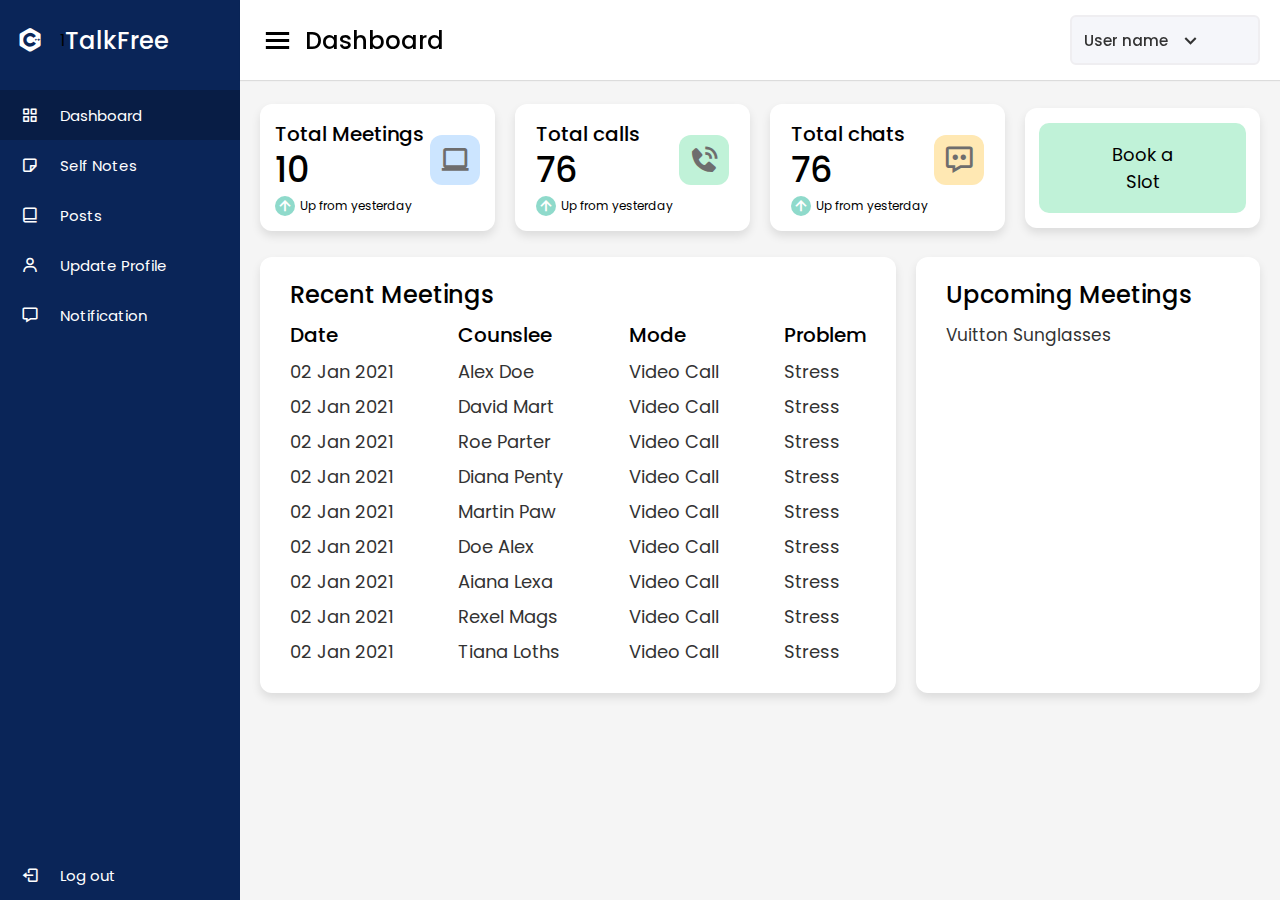
<file: index.html>
<!DOCTYPE html>

<html lang="en" dir="ltr">
  <head>
    <meta charset="UTF-8" />
    <!--<title> Responsiive Admin Dashboard | CodingLab </title>-->
    <link rel="stylesheet" href="user_style.css" />
    <!-- Boxicons CDN Link -->
    <link
      href="https://unpkg.com/boxicons@2.0.7/css/boxicons.min.css"
      rel="stylesheet"
    />
  </head>
  <body>
    <div class="sidebar">
      <div class="logo-details">
        <i class="bx bxl-c-plus-plus"></i>1
        <span class="logo_name">TalkFree</span>
      </div>
      <ul class="nav-links">
        <li>
          <a href="user_dash.html" class="active">
            <i class="bx bx-grid-alt"></i>
            <span class="links_name">Dashboard</span>
          </a>
        </li>
        <!-- <li>
          <a href="#">
            <i class='bx bx-box' ></i>
            <span class="links_name">Product</span>
          </a>
        </li> -->
        <li>
          <a href="user_notes.html">
            <i class='bx bx-note style='color:rgba(0,0,0,0)'></i>
            <span class="links_name">Self Notes</span>
          </a>
        </li>
        <li>
          <a href="posts.html">
            <i class='bx bx-book-alt' ></i>
            <span class="links_name">Posts</span>
          </a>
        </li>
        <li>
          <a href="update.html">
            <i class="bx bx-user"></i>
            <span class="links_name">Update Profile</span>
          </a>
        </li>
        <li>
          <a href="#">
            <i class="bx bx-message"></i>
            <span class="links_name">Notification</span>
          </a>
        </li>

        <li class="log_out">
          <a href="#">
            <i class="bx bx-log-out"></i>
            <span class="links_name">Log out</span>
          </a>
        </li>
      </ul>
    </div>

    <section class="home-section">
      <nav>
        <div class="sidebar-button">
          <i class="bx bx-menu sidebarBtn"></i>
          <span class="dashboard">Dashboard</span>
        </div>
        <!-- <div class="search-box">
        <input type="text" placeholder="Search...">
        <i class='bx bx-search' ></i>
      </div> -->
        <div class="profile-details">
          <!--<img src="images/profile.jpg" alt="">-->
          <span class="admin_name">User name</span>
          <i class="bx bx-chevron-down"></i>
        </div>
      </nav>

      <div class="home-content">
        <div class="overview-boxes">
          <div class="box">
            <div class="right-side">
              <div class="box-topic">Total Meetings</div>
              <div class="number">10</div>
              <div class="indicator">
                <i class="bx bx-up-arrow-alt"></i>
                <span class="text">Up from yesterday</span>
              </div>
            </div>
            <i class="bx bx-laptop cart" style="color: #6e6d6d"></i>
          </div>
          <div class="box">
            <div class="right-side">
              <div class="box-topic">Total calls</div>
              <div class="number">76</div>
              <div class="indicator">
                <i class="bx bx-up-arrow-alt"></i>
                <span class="text">Up from yesterday</span>
              </div>
            </div>
            <i class="bx bxs-phone-call cart two" style="color: #6e6d6d"></i>
          </div>
          <div class="box">
            <div class="right-side">
              <div class="box-topic">Total chats</div>
              <div class="number">76</div>
              <div class="indicator">
                <i class="bx bx-up-arrow-alt"></i>
                <span class="text">Up from yesterday</span>
              </div>
            </div>
            <i class="bx bx-message-dots cart three" style="color: #6e6d6d"></i>
          </div>

          <div class="box">
            <div class="right-side">
              <button class="open-button" onclick="openForm()">
                Book a Slot
              </button>

              <div class="form-popup" id="myForm">
                <form action="/action_page.php" class="form-container">
                  <h1>Sechdule a Meet</h1>

                  <!-- <label for="email"><b>Email</b></label> -->
                  <input
                    class="date"
                    type="date"
                    id="birthday"
                    name="birthday"
                    required
                  />
                  <br />
                  <input
                    class="time"
                    type="time"
                    id="appt"
                    name="appt"
                    required
                  />
                  <label class="check-head" for=""
                    >Choose the way you want to talk.</label
                  >
                  <div class="talk-component">
                    <input
                      type="radio"
                      checked="checked"
                      name="remember"
                    /><span class="text-lg">Video call</span>

                    <input type="radio" checked="checked" name="remember" />
                    <span class="text-lg">Voice call</span>

                    <input type="radio" checked="checked" name="remember" />
                    <span class="text-lg">Chat</span>
                  </div>
                  <br />
                  <label class="desc">Give Some Description</label>
                  <input
                    class="desc-text"
                    type="text"
                    id="desc"
                    name="desc"
                    required
                  />

                  <button type="submit" class="btn">Confirm</button>
                  <button
                    type="button"
                    class="btn cancel"
                    onclick="closeForm()"
                  >
                    Close
                  </button>
                </form>
              </div>

              <script>
                function openForm() {
                  document.getElementById("myForm").style.display = "block";
                }

                function closeForm() {
                  document.getElementById("myForm").style.display = "none";
                }
              </script>
            </div>
          </div>
        </div>

        <div class="sales-boxes">
          <div class="recent-sales box">
            <div class="title">Recent Meetings</div>
            <div class="sales-details">
              <ul class="details">
                <li class="topic">Date</li>
                <li><a href="#">02 Jan 2021</a></li>
                <li><a href="#">02 Jan 2021</a></li>
                <li><a href="#">02 Jan 2021</a></li>
                <li><a href="#">02 Jan 2021</a></li>
                <li><a href="#">02 Jan 2021</a></li>
                <li><a href="#">02 Jan 2021</a></li>
                <li><a href="#">02 Jan 2021</a></li>
                <li><a href="#">02 Jan 2021</a></li>
                <li><a href="#">02 Jan 2021</a></li>
              </ul>
              <ul class="details">
                <li class="topic">Counslee</li>
                <li><a href="#">Alex Doe</a></li>
                <li><a href="#">David Mart</a></li>
                <li><a href="#">Roe Parter</a></li>
                <li><a href="#">Diana Penty</a></li>
                <li><a href="#">Martin Paw</a></li>
                <li><a href="#">Doe Alex</a></li>
                <li><a href="#">Aiana Lexa</a></li>
                <li><a href="#">Rexel Mags</a></li>
                <li><a href="#">Tiana Loths</a></li>
              </ul>
              <ul class="details">
                <li class="topic">Mode</li>
                <li><a href="#">Video Call</a></li>
                <li><a href="#">Video Call</a></li>
                <li><a href="#">Video Call</a></li>
                <li><a href="#">Video Call</a></li>
                <li><a href="#">Video Call</a></li>
                <li><a href="#">Video Call</a></li>
                <li><a href="#">Video Call</a></li>
                <li><a href="#">Video Call</a></li>
                <li><a href="#">Video Call</a></li>
              </ul>
              <ul class="details">
                <li class="topic">Problem</li>
                <li><a href="#">Stress</a></li>
                <li><a href="#">Stress</a></li>
                <li><a href="#">Stress</a></li>
                <li><a href="#">Stress</a></li>
                <li><a href="#">Stress</a></li>
                <li><a href="#">Stress</a></li>
                <li><a href="#">Stress</a></li>
                <li><a href="#">Stress</a></li>
                <li><a href="#">Stress</a></li>
              </ul>
            </div>
            <!-- <div class="button">
              <a href="#">See All</a>
            </div> -->
          </div>
          <div class="top-sales box">
            <div class="title">Upcoming Meetings</div>
            <ul class="top-sales-details">
              <li>
                <a href="#">
                  <!--<img src="images/sunglasses.jpg" alt="">-->
                  <span class="product">Vuitton Sunglasses</span>
                </a>
                <span class="Time"></span>
              </li>
            </ul>
          </div>
        </div>
      </div>
    </section>

    <script>
      let sidebar = document.querySelector(".sidebar");
      let sidebarBtn = document.querySelector(".sidebarBtn");
      sidebarBtn.onclick = function () {
        sidebar.classList.toggle("active");
        if (sidebar.classList.contains("active")) {
          sidebarBtn.classList.replace("bx-menu", "bx-menu-alt-right");
        } else sidebarBtn.classList.replace("bx-menu-alt-right", "bx-menu");
      };
    </script>
  </body>
</html>
</file>
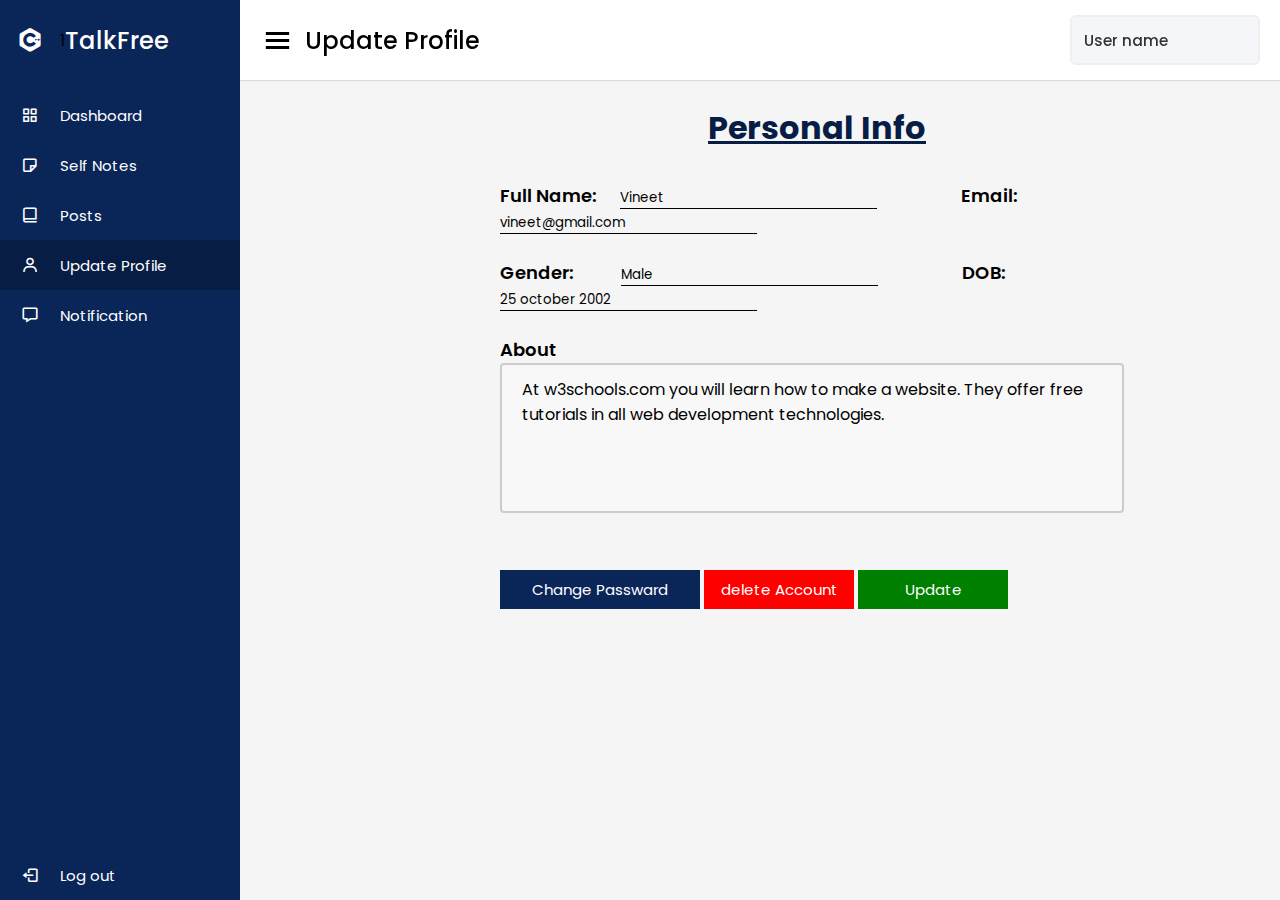
<file: update.html>
<!DOCTYPE html>

<html lang="en" dir="ltr">
  <head>
    <meta charset="UTF-8" />
    <!--<title> Responsiive Admin Dashboard | CodingLab </title>-->
    <link rel="stylesheet" href="update.css" />
    <!-- Boxicons CDN Link -->
    <link
      href="https://unpkg.com/boxicons@2.0.7/css/boxicons.min.css"
      rel="stylesheet"
    />
  </head>
  <body>
    <div class="sidebar">
      <div class="logo-details">
        <i class="bx bxl-c-plus-plus"></i>1
        <span class="logo_name">TalkFree</span>
      </div>
      <ul class="nav-links">
        <li>
          <a href="user_dash.html" >
            <i class="bx bx-grid-alt"></i>
            <span class="links_name">Dashboard</span>
          </a>
        </li>
        <!-- <li>
          <a href="#">
            <i class='bx bx-box' ></i>
            <span class="links_name">Product</span>
          </a>
        </li> -->
        <li>
          <a href="user_notes.html">
            <i class='bx bx-note style='color:rgba(0,0,0,0)'></i>
            <span class="links_name">Self Notes</span>
          </a>
        </li>
        <li>
          <a href="posts.html">
            <i class='bx bx-book-alt' ></i>
            <span class="links_name">Posts</span>
          </a>
        </li>
        <li>
          <a href="#" class="active" >
            <i class="bx bx-user"></i>
            <span class="links_name">Update Profile</span>
          </a>
        </li>
        <li>
          <a href="#">
            <i class="bx bx-message"></i>
            <span class="links_name">Notification</span>
          </a>
        </li>

        <li class="log_out">
          <a href="#">
            <i class="bx bx-log-out"></i>
            <span class="links_name">Log out</span>
          </a>
        </li>
      </ul>
    </div>

    <section class="home-section">
      <nav>
        <div class="sidebar-button">
          <i class="bx bx-menu sidebarBtn"></i>
          <span class="dashboard">Update Profile</span>
        </div>
        <!-- <div class="search-box">
        <input type="text" placeholder="Search...">
        <i class='bx bx-search' ></i>
      </div> -->
        <div class="profile-details">
          <!--<img src="images/profile.jpg" alt="">-->
          <span class="admin_name">User name</span>
          
        </div>
      </nav>


      
      <div class="home-content">
        <div class="personal">
          <h1 class="head">Personal Info</h1>
<div class="entries">
          <label class="fullname" for="full_name">Full Name:</label>
          <input
          class="fullname-text"
            type="text"
            id="fullname"
            name="fullname"
            value="Vineet"
            readonly
          />

          <label class="email" for="Email">Email:</label>
          <input
          class="email-text"
            type="text"
            id="email"
            name="email"
            value="vineet@gmail.com"
            readonly
          />
<br><br>
          <label class="gender" for="gender">Gender:</label>
          <input class="gender-text" type="text" id="gender" name="gender" value="Male" readonly />

          <label class="dob" for="dob">DOB:</label>
          <input
          class="dob-text"
            type="text"
            id="dob"
            name="dob"
            value="25 october 2002"
            readonly
          />
          <br><br>
          <label class="desc"for="">About</label>
          <br>
          <textarea class="desc-text"id="w3review" name="w3review" rows="4" cols="50">
At w3schools.com you will learn how to make a website. They offer free tutorials in all web development technologies.
</textarea>
<br>
          <button class="chn-pass"type="button">Change Passward</button>
          <button class="delete-acc"type="submit">delete Account</button>
          <button class="submit"type="submit">Update</button>
        </div>
        </div>
      </div>

      <script>
        let sidebar = document.querySelector(".sidebar");
        let sidebarBtn = document.querySelector(".sidebarBtn");
        sidebarBtn.onclick = function () {
          sidebar.classList.toggle("active");
          if (sidebar.classList.contains("active")) {
            sidebarBtn.classList.replace("bx-menu", "bx-menu-alt-right");
          } else sidebarBtn.classList.replace("bx-menu-alt-right", "bx-menu");
        };
      </script>
    </section>
  </body>
</html>
</file>
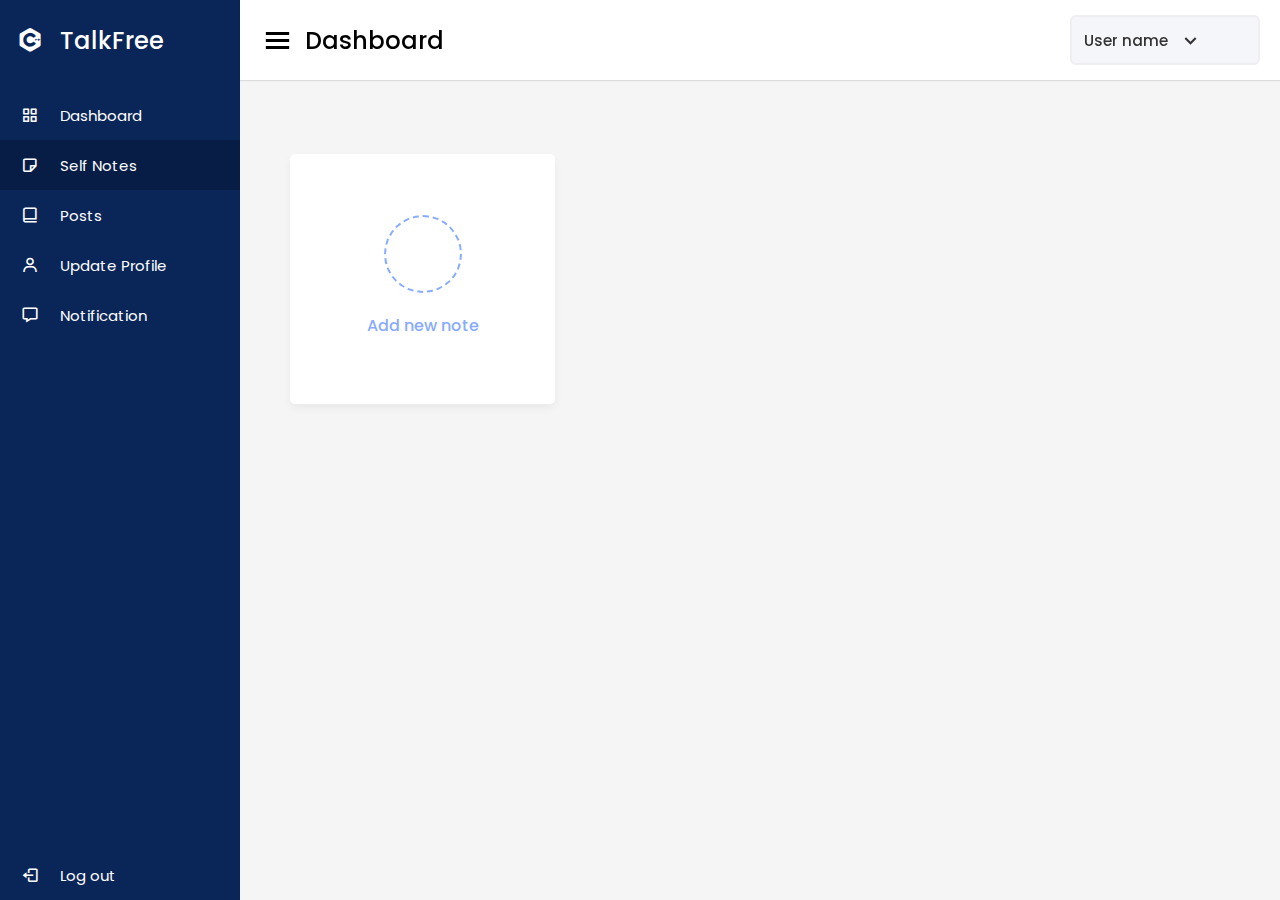
<file: user_notes.html>
<!DOCTYPE html>

<html lang="en" dir="ltr">
  <head>
    <meta charset="UTF-8">
    <!--<title> Responsiive Admin Dashboard | CodingLab </title>-->
    <link rel="stylesheet" href="notes.css">
    <!-- Boxicons CDN Link -->
    <link rel="stylesheet" href="https://unicons.iconscout.com/release/v4.0.0/css/line.css">
    <link href='https://unpkg.com/boxicons@2.0.7/css/boxicons.min.css' rel='stylesheet'>
     <meta name="viewport" content="width=device-width, initial-scale=1.0">
   </head>
<body>
  <div class="sidebar">
    <div class="logo-details">
      <i class='bx bxl-c-plus-plus'></i>
      <span class="logo_name">TalkFree</span>
    </div>
      <ul class="nav-links">
        <li>
          <a href="user_dash.html" >
            <i class='bx bx-grid-alt' ></i>
            <span class="links_name">Dashboard</span>
          </a>
        </li>
        
        <li>
          <a href="user_notes.html" class="active">
            <i class='bx bx-note style='color:rgba(0,0,0,0)'></i>
            <span class="links_name">Self Notes</span>
          </a>
        </li>
        <li>
          <a href="posts.html">
            <i class='bx bx-book-alt' ></i>
            <span class="links_name">Posts</span>
          </a>
        </li>
        <li>
          <a href="update.html">
            <i class='bx bx-user' ></i>
            <span class="links_name">Update Profile</span>
          </a>
        </li>
        <li>
          <a href="#">
            <i class='bx bx-message' ></i>
            <span class="links_name">Notification</span>
          </a>
        </li>


        

        <li class="log_out">
          <a href="#">
            <i class='bx bx-log-out'></i>
            <span class="links_name">Log out</span>
          </a>
        </li>
      </ul>
  </div>




  <section class="home-section">
    <nav>
      <div class="sidebar-button">
        <i class='bx bx-menu sidebarBtn'></i>
        <span class="dashboard">Dashboard</span>
      </div>
      <!-- <div class="search-box">
        <input type="text" placeholder="Search...">
        <i class='bx bx-search' ></i>
      </div> -->
      <div class="profile-details">
        <!--<img src="images/profile.jpg" alt="">-->
        <span class="admin_name">User name</span>
        <i class='bx bx-chevron-down' ></i>
      </div>
    </nav>


     <div class="home-content">
<div class="popup-box">
      <div class="popup">
        <div class="content">
          <header>
            <p></p>
            <i class="uil uil-times"></i>
          </header>
          <form action="#">
            <div class="row title">
              <label>Title</label>
              <input type="text" spellcheck="false">
            </div>
            <div class="row description">
              <label>Description</label>
              <textarea spellcheck="false"></textarea>
            </div>
            <button></button>
          </form>
        </div>
      </div>
    </div>
    <div class="wrapper">
      <li class="add-box">
        <div class="icon"><i class="uil uil-plus"></i></div>
        <p>Add new note</p>
      </li>
    </div>

    <script src="notes.js"></script>
    
</div>






<script>
   let sidebar = document.querySelector(".sidebar");
let sidebarBtn = document.querySelector(".sidebarBtn");
sidebarBtn.onclick = function() {
  sidebar.classList.toggle("active");
  if(sidebar.classList.contains("active")){
  sidebarBtn.classList.replace("bx-menu" ,"bx-menu-alt-right");
}else
  sidebarBtn.classList.replace("bx-menu-alt-right", "bx-menu");
}
 </script>





</body>
</html>
</file>
<file: user_style.css>
/* Googlefont Poppins CDN Link */
@import url("https://fonts.googleapis.com/css2?family=Poppins:wght@200;300;400;500;600;700&display=swap");
* {
  margin: 0;
  padding: 0;
  box-sizing: border-box;
  font-family: "Poppins", sans-serif;
}
.sidebar {
  position: fixed;
  height: 100%;
  width: 240px;
  background: #0a2558;
  transition: all 0.5s ease;
}
.sidebar.active {
  width: 60px;
}
.sidebar .logo-details {
  height: 80px;
  display: flex;
  align-items: center;
}
.sidebar .logo-details i {
  font-size: 28px;
  font-weight: 500;
  color: #fff;
  min-width: 60px;
  text-align: center;
}
.sidebar .logo-details .logo_name {
  color: #fff;
  font-size: 24px;
  font-weight: 500;
}
.sidebar .nav-links {
  margin-top: 10px;
}
.sidebar .nav-links li {
  position: relative;
  list-style: none;
  height: 50px;
}
.sidebar .nav-links li a {
  height: 100%;
  width: 100%;
  display: flex;
  align-items: center;
  text-decoration: none;
  transition: all 0.4s ease;
}
.sidebar .nav-links li a.active {
  background: #081d45;
}
.sidebar .nav-links li a:hover {
  background: #081d45;
}
.sidebar .nav-links li i {
  min-width: 60px;
  text-align: center;
  font-size: 18px;
  color: #fff;
}
.sidebar .nav-links li a .links_name {
  color: #fff;
  font-size: 15px;
  font-weight: 400;
  white-space: nowrap;
}
.sidebar .nav-links .log_out {
  position: absolute;
  bottom: 0;
  width: 100%;
}
.home-section {
  position: relative;
  background: #f5f5f5;
  min-height: 100vh;
  width: calc(100% - 240px);
  left: 240px;
  transition: all 0.5s ease;
}
.sidebar.active ~ .home-section {
  width: calc(100% - 60px);
  left: 60px;
}
.home-section nav {
  display: flex;
  justify-content: space-between;
  height: 80px;
  background: #fff;
  display: flex;
  align-items: center;
  position: fixed;
  width: calc(100% - 240px);
  left: 240px;
  z-index: 100;
  padding: 0 20px;
  box-shadow: 0 1px 1px rgba(0, 0, 0, 0.1);
  transition: all 0.5s ease;
}
.sidebar.active ~ .home-section nav {
  left: 60px;
  width: calc(100% - 60px);
}
.home-section nav .sidebar-button {
  display: flex;
  align-items: center;
  font-size: 24px;
  font-weight: 500;
}
nav .sidebar-button i {
  font-size: 35px;
  margin-right: 10px;
}
.home-section nav .search-box {
  position: relative;
  height: 50px;
  max-width: 550px;
  width: 100%;
  margin: 0 20px;
}
nav .search-box input {
  height: 100%;
  width: 100%;
  outline: none;
  background: #f5f6fa;
  border: 2px solid #efeef1;
  border-radius: 6px;
  font-size: 18px;
  padding: 0 15px;
}
nav .search-box .bx-search {
  position: absolute;
  height: 40px;
  width: 40px;
  background: #2697ff;
  right: 5px;
  top: 50%;
  transform: translateY(-50%);
  border-radius: 4px;
  line-height: 40px;
  text-align: center;
  color: #fff;
  font-size: 22px;
  transition: all 0.4 ease;
}
.home-section nav .profile-details {
  display: flex;
  align-items: center;
  background: #f5f6fa;
  border: 2px solid #efeef1;
  border-radius: 6px;
  height: 50px;
  min-width: 190px;
  padding: 0 15px 0 2px;
}
nav .profile-details img {
  height: 40px;
  width: 40px;
  border-radius: 6px;
  object-fit: cover;
}
nav .profile-details .admin_name {
  font-size: 15px;
  font-weight: 500;
  color: #333;
  margin: 0 10px;
  white-space: nowrap;
}
nav .profile-details i {
  font-size: 25px;
  color: #333;
}
.home-section .home-content {
  position: relative;
  padding-top: 104px;
}
.home-content .overview-boxes {
  display: flex;
  align-items: center;
  justify-content: space-between;
  flex-wrap: wrap;
  padding: 0 20px;
  margin-bottom: 26px;
}
.overview-boxes .box {
  display: flex;
  align-items: center;
  justify-content: center;
  width: calc(100% / 4 - 15px);
  background: #fff;
  padding: 15px 14px;
  border-radius: 12px;
  box-shadow: 0 5px 10px rgba(0, 0, 0, 0.1);
}
.overview-boxes .box-topic {
  font-size: 20px;
  font-weight: 500;
}
.home-content .box .number {
  display: inline-block;
  font-size: 35px;
  margin-top: -6px;
  font-weight: 500;
}
.home-content .box .indicator {
  display: flex;
  align-items: center;
}
.home-content .box .indicator i {
  height: 20px;
  width: 20px;
  background: #8fdacb;
  line-height: 20px;
  text-align: center;
  border-radius: 50%;
  color: #fff;
  font-size: 20px;
  margin-right: 5px;
}
.box .indicator i.down {
  background: #e87d88;
}
.home-content .box .indicator .text {
  font-size: 12px;
}
.home-content .box .cart {
  display: inline-block;
  font-size: 32px;
  height: 50px;
  width: 50px;
  background: #cce5ff;
  line-height: 50px;
  text-align: center;
  color: #66b0ff;
  border-radius: 12px;
  margin: -15px 0 0 6px;
}
.home-content .box .cart.two {
  color: #2bd47d;
  background: #c0f2d8;
}
.home-content .box .cart.three {
  color: #ffc233;
  background: #ffe8b3;
}
.home-content .box .cart.four {
  color: #e05260;
  background: #f7d4d7;
}
.home-content .total-order {
  font-size: 20px;
  font-weight: 500;
}
.home-content .sales-boxes {
  display: flex;
  justify-content: space-between;
  /* padding: 0 20px; */
}

/* left box */
.home-content .sales-boxes .recent-sales {
  width: 65%;
  background: #fff;
  padding: 20px 30px;
  margin: 0 20px;
  border-radius: 12px;
  box-shadow: 0 5px 10px rgba(0, 0, 0, 0.1);
}
.home-content .sales-boxes .sales-details {
  display: flex;
  align-items: center;
  justify-content: space-between;
}
.sales-boxes .box .title {
  font-size: 24px;
  font-weight: 500;
  /* margin-bottom: 10px; */
}
.sales-boxes .sales-details li.topic {
  font-size: 20px;
  font-weight: 500;
}
.sales-boxes .sales-details li {
  list-style: none;
  margin: 8px 0;
}
.sales-boxes .sales-details li a {
  font-size: 18px;
  color: #333;
  font-size: 400;
  text-decoration: none;
}
.sales-boxes .box .button {
  width: 100%;
  display: flex;
  justify-content: flex-end;
}
.sales-boxes .box .button a {
  color: #fff;
  background: #0a2558;
  padding: 4px 12px;
  font-size: 15px;
  font-weight: 400;
  border-radius: 4px;
  text-decoration: none;
  transition: all 0.3s ease;
}
.sales-boxes .box .button a:hover {
  background: #0d3073;
}

/* Right box */
.home-content .sales-boxes .top-sales {
  width: 35%;
  background: #fff;
  padding: 20px 30px;
  margin: 0 20px 0 0;
  border-radius: 12px;
  box-shadow: 0 5px 10px rgba(0, 0, 0, 0.1);
}
.sales-boxes .top-sales li {
  display: flex;
  align-items: center;
  justify-content: space-between;
  margin: 10px 0;
}
.sales-boxes .top-sales li a img {
  height: 40px;
  width: 40px;
  object-fit: cover;
  border-radius: 12px;
  margin-right: 10px;
  background: #333;
}
.sales-boxes .top-sales li a {
  display: flex;
  align-items: center;
  text-decoration: none;
}
.sales-boxes .top-sales li .product,
.price {
  font-size: 17px;
  font-weight: 400;
  color: #333;
}
/* Responsive Media Query */
@media (max-width: 1240px) {
  .sidebar {
    width: 60px;
  }
  .sidebar.active {
    width: 220px;
  }
  .home-section {
    width: calc(100% - 60px);
    left: 60px;
  }
  .sidebar.active ~ .home-section {
    /* width: calc(100% - 220px); */
    overflow: hidden;
    left: 220px;
  }
  .home-section nav {
    width: calc(100% - 60px);
    left: 60px;
  }
  .sidebar.active ~ .home-section nav {
    width: calc(100% - 220px);
    left: 220px;
  }
}
@media (max-width: 1150px) {
  .home-content .sales-boxes {
    flex-direction: column;
  }
  .home-content .sales-boxes .box {
    width: 100%;
    overflow-x: scroll;
    margin-bottom: 30px;
  }
  .home-content .sales-boxes .top-sales {
    margin: 0;
  }
}
@media (max-width: 1000px) {
  .overview-boxes .box {
    width: calc(100% / 2 - 15px);
    margin-bottom: 15px;
  }
}
@media (max-width: 700px) {
  nav .sidebar-button .dashboard,
  nav .profile-details .admin_name,
  nav .profile-details i {
    display: none;
  }
  .home-section nav .profile-details {
    height: 50px;
    min-width: 40px;
  }
  .home-content .sales-boxes .sales-details {
    width: 560px;
  }
}
@media (max-width: 550px) {
  .overview-boxes .box {
    width: 100%;
    margin-bottom: 15px;
  }
  .sidebar.active ~ .home-section nav .profile-details {
    display: none;
  }
}
@media (max-width: 400px) {
  .sidebar {
    width: 0;
  }
  .sidebar.active {
    width: 60px;
  }
  .home-section {
    width: 100%;
    left: 0;
  }
  .sidebar.active ~ .home-section {
    left: 60px;
    width: calc(100% - 60px);
  }
  .home-section nav {
    width: 100%;
    left: 0;
  }
  .sidebar.active ~ .home-section nav {
    left: 60px;
    width: calc(100% - 60px);
  }
}


.open-button {
  margin: 0px;
  padding: 18px 70px;
  color: black;
  font-size: large;
  background-color: #c0f2d8;
  /* text-decoration: none; */
  border:none;
  border-radius: 10px;
  cursor: pointer;
}
.open-button:hover{
  background-color: darkcyan;
  color: white;
  border-radius: 10px;
}

/* The popup form - hidden by default */
.form-popup {
  display: none;
  position: fixed;
  bottom: 0;
  right: 15px;
  border: 3px solid #f1f1f1;
  z-index: 9;
}

/* Add styles to the form container */
.form-container {
  max-width: 300px;
  padding: 10px;
  background-color: white;
}

/* Full-width input fields */
.form-container input[type="text"],
.form-container input[type="password"] {
  width: 100%;
  padding: 15px;
  margin: 5px 0 22px 0;
  border: none;
  background: #f1f1f1;
}

/* When the inputs get focus, do something */
.form-container input[type="text"]:focus,
.form-container input[type="password"]:focus {
  background-color: #ddd;
  outline: none;
}

/* Set a style for the submit/login button */
.form-container .btn {
  background-color: #04aa6d;
  color: white;
  padding: 16px 20px;
  border: none;
  cursor: pointer;
  width: 100%;
  margin-bottom: 10px;
  opacity: 0.8;
}

/* Add a red background color to the cancel button */
.form-container .cancel {
  background-color: red;
}

/* Add some hover effects to buttons */
.form-container .btn:hover,
.open-button:hover {
  opacity: 1;
}

.date {
  display: flex;
  margin-top: 10px;
  width: 60%;
  border: none;
}
.time {
  display: flex;
  margin-top: 5px;
  width: 60%;
  border: none;
}
.check-head {
  display: flex;
  margin-top: 10px;
}
.talk-component {
  margin-top: 6px;
}
.open-button {
  /* background-color: #081D45; */
}
.desc {
  margin-top: px;
}
</file>
<file: update.css>
/* Googlefont Poppins CDN Link */
@import url("https://fonts.googleapis.com/css2?family=Poppins:wght@200;300;400;500;600;700&display=swap");
* {
  margin: 0;
  padding: 0;
  box-sizing: border-box;
  font-family: "Poppins", sans-serif;
}
.sidebar {
  position: fixed;
  height: 100%;
  width: 240px;
  background: #0a2558;
  transition: all 0.5s ease;
}
.sidebar.active {
  width: 60px;
}
.sidebar .logo-details {
  height: 80px;
  display: flex;
  align-items: center;
}
.sidebar .logo-details i {
  font-size: 28px;
  font-weight: 500;
  color: #fff;
  min-width: 60px;
  text-align: center;
}
.sidebar .logo-details .logo_name {
  color: #fff;
  font-size: 24px;
  font-weight: 500;
}
.sidebar .nav-links {
  margin-top: 10px;
}
.sidebar .nav-links li {
  position: relative;
  list-style: none;
  height: 50px;
}
.sidebar .nav-links li a {
  height: 100%;
  width: 100%;
  display: flex;
  align-items: center;
  text-decoration: none;
  transition: all 0.4s ease;
}
.sidebar .nav-links li a.active {
  background: #081d45;
}
.sidebar .nav-links li a:hover {
  background: #081d45;
}
.sidebar .nav-links li i {
  min-width: 60px;
  text-align: center;
  font-size: 18px;
  color: #fff;
}
.sidebar .nav-links li a .links_name {
  color: #fff;
  font-size: 15px;
  font-weight: 400;
  white-space: nowrap;
}
.sidebar .nav-links .log_out {
  position: absolute;
  bottom: 0;
  width: 100%;
}
.home-section {
  position: relative;
  background: #f5f5f5;
  min-height: 100vh;
  width: calc(100% - 240px);
  left: 240px;
  transition: all 0.5s ease;
}
.sidebar.active ~ .home-section {
  width: calc(100% - 60px);
  left: 60px;
}
.home-section nav {
  display: flex;
  justify-content: space-between;
  height: 80px;
  background: #fff;
  display: flex;
  align-items: center;
  position: fixed;
  width: calc(100% - 240px);
  left: 240px;
  z-index: 100;
  padding: 0 20px;
  box-shadow: 0 1px 1px rgba(0, 0, 0, 0.1);
  transition: all 0.5s ease;
}
.sidebar.active ~ .home-section nav {
  left: 60px;
  width: calc(100% - 60px);
}
.home-section nav .sidebar-button {
  display: flex;
  align-items: center;
  font-size: 24px;
  font-weight: 500;
}
nav .sidebar-button i {
  font-size: 35px;
  margin-right: 10px;
}
.home-section nav .search-box {
  position: relative;
  height: 50px;
  max-width: 550px;
  width: 100%;
  margin: 0 20px;
}
nav .search-box input {
  height: 100%;
  width: 100%;
  outline: none;
  background: #f5f6fa;
  border: 2px solid #efeef1;
  border-radius: 6px;
  font-size: 18px;
  padding: 0 15px;
}
nav .search-box .bx-search {
  position: absolute;
  height: 40px;
  width: 40px;
  background: #2697ff;
  right: 5px;
  top: 50%;
  transform: translateY(-50%);
  border-radius: 4px;
  line-height: 40px;
  text-align: center;
  color: #fff;
  font-size: 22px;
  transition: all 0.4 ease;
}
.home-section nav .profile-details {
  display: flex;
  align-items: center;
  background: #f5f6fa;
  border: 2px solid #efeef1;
  border-radius: 6px;
  height: 50px;
  min-width: 190px;
  padding: 0 15px 0 2px;
}
nav .profile-details img {
  height: 40px;
  width: 40px;
  border-radius: 6px;
  object-fit: cover;
}
nav .profile-details .admin_name {
  font-size: 15px;
  font-weight: 500;
  color: #333;
  margin: 0 10px;
  white-space: nowrap;
}
nav .profile-details i {
  font-size: 25px;
  color: #333;
}

.home-section .home-content {
  position: relative;
  padding-top: 104px;
  display: block;
}
.home-content .overview-boxes {
  display: block;
  align-items: center;
  justify-content: space-between;
  flex-wrap: wrap;
  padding: 0 20px;
  margin-bottom: 26px;
}

.personal{
  display: block;
}
.entries{
  margin-top: 30px;
  margin-left: 25%;
  
}
.head
{
   margin-left:45%;  
text-decoration: underline;
  color: #081d45;
  display: block;
}
.entries .fullname{
  font-weight: 600;
  font-size: large;
  margin-right: 20px;
}
.entries .fullname-text{
  margin-right: 80px;
}
.entries .email{
  font-weight: 600;
  font-size: large;
  margin-right: 20px;
}
.entries .email-text{
  margin-right: 80px;
}

.entries .gender{
  font-weight: 600;
  font-size: large;
  margin-right: 44px;
}
.entries .gender-text{
  margin-right: 80px;
}

.entries .dob{
  font-weight: 600;
  font-size: large;
  margin-right: 30px;
}
.entries .dob-text{
  margin-right:0px;
}
.entries .desc{
  font-weight: 600;
  font-size: large;
  margin-right: 78px;
}
.entries .desc-text{
   width: 80%;
  height: 150px;
  padding: 12px 20px;
  box-sizing: border-box;
  border: 2px solid #ccc;
  border-radius: 4px;
  background-color: #f8f8f8;
  font-size: 16px;
  resize: none;
 
}

.entries .chn-pass{
margin-top: 50px;
 position: relative;
  background-color:#0a2558;
  border: none;
  font-size: 15px;
  color: #FFFFFF;
  padding: 8px;
  width: 200px;
  text-align: center;
  transition-duration: 0.4s;
  text-decoration: none;
  overflow: hidden;
  cursor: pointer;
}
.entries .delete-acc{
margin-top: 50px;
 position: relative;
  background-color:red;
  border: none;
  font-size: 15px;
  color: #FFFFFF;
  padding: 8px;
  width: 150px;
  text-align: center;
  transition-duration: 0.4s;
  text-decoration: none;
  overflow: hidden;
  cursor: pointer;
}
.entries .submit{
margin-top: 50px;
 position: relative;
  background-color:green;
  border: none;
  font-size: 15px;
  color: #FFFFFF;
  padding: 8px;
  width: 150px;
  text-align: center;
  transition-duration: 0.4s;
  text-decoration: none;
  overflow: hidden;
  cursor: pointer;
}

input[type=text] {
  border: none;
  border-bottom: 1px solid black;
  background-color: transparent;
}
</file>
<file: notes.css>
/* Googlefont Poppins CDN Link */
@import url('https://fonts.googleapis.com/css2?family=Poppins:wght@200;300;400;500;600;700&display=swap');
*{
  margin: 0;
  padding: 0;
  box-sizing: border-box;
  font-family: 'Poppins', sans-serif;
}
.sidebar{
  position: fixed;
  height: 100%;
  width: 240px;
  background: #0A2558;
  transition: all 0.5s ease;
}
.sidebar.active{
  width: 60px;
}
.sidebar .logo-details{
  height: 80px;
  display: flex;
  align-items: center;
}
.sidebar .logo-details i{
  font-size: 28px;
  font-weight: 500;
  color: #fff;
  min-width: 60px;
  text-align: center
}
.sidebar .logo-details .logo_name{
  color: #fff;
  font-size: 24px;
  font-weight: 500;
}
.sidebar .nav-links{
  margin-top: 10px;
}
.sidebar .nav-links li{
  position: relative;
  list-style: none;
  height: 50px;
}
.sidebar .nav-links li a{
  height: 100%;
  width: 100%;
  display: flex;
  align-items: center;
  text-decoration: none;
  transition: all 0.4s ease;
}
.sidebar .nav-links li a.active{
  background: #081D45;
}
.sidebar .nav-links li a:hover{
  background: #081D45;
}
.sidebar .nav-links li i{
  min-width: 60px;
  text-align: center;
  font-size: 18px;
  color: #fff;
}
.sidebar .nav-links li a .links_name{
  color: #fff;
  font-size: 15px;
  font-weight: 400;
  white-space: nowrap;
}
.sidebar .nav-links .log_out{
  position: absolute;
  bottom: 0;
  width: 100%;
}
.home-section{
  position: relative;
  background: #f5f5f5;
  min-height: 100vh;
  width: calc(100% - 240px);
  left: 240px;
  transition: all 0.5s ease;
}
.sidebar.active ~ .home-section{
  width: calc(100% - 60px);
  left: 60px;
}
.home-section nav{
  display: flex;
  justify-content: space-between;
  height: 80px;
  background: #fff;
  display: flex;
  align-items: center;
  position: fixed;
  width: calc(100% - 240px);
  left: 240px;
  z-index: 100;
  padding: 0 20px;
  box-shadow: 0 1px 1px rgba(0, 0, 0, 0.1);
  transition: all 0.5s ease;
}
.sidebar.active ~ .home-section nav{
  left: 60px;
  width: calc(100% - 60px);
}
.home-section nav .sidebar-button{
  display: flex;
  align-items: center;
  font-size: 24px;
  font-weight: 500;
}
nav .sidebar-button i{
  font-size: 35px;
  margin-right: 10px;
}
.home-section nav .search-box{
  position: relative;
  height: 50px;
  max-width: 550px;
  width: 100%;
  margin: 0 20px;
}
nav .search-box input{
  height: 100%;
  width: 100%;
  outline: none;
  background: #F5F6FA;
  border: 2px solid #EFEEF1;
  border-radius: 6px;
  font-size: 18px;
  padding: 0 15px;
}
nav .search-box .bx-search{
  position: absolute;
  height: 40px;
  width: 40px;
  background: #2697FF;
  right: 5px;
  top: 50%;
  transform: translateY(-50%);
  border-radius: 4px;
  line-height: 40px;
  text-align: center;
  color: #fff;
  font-size: 22px;
  transition: all 0.4 ease;
}
.home-section nav .profile-details{
  display: flex;
  align-items: center;
  background: #F5F6FA;
  border: 2px solid #EFEEF1;
  border-radius: 6px;
  height: 50px;
  min-width: 190px;
  padding: 0 15px 0 2px;
}
nav .profile-details img{
  height: 40px;
  width: 40px;
  border-radius: 6px;
  object-fit: cover;
}
nav .profile-details .admin_name{
  font-size: 15px;
  font-weight: 500;
  color: #333;
  margin: 0 10px;
  white-space: nowrap;
}
nav .profile-details i{
  font-size: 25px;
  color: #333;
}
.home-section .home-content{
  position: relative;
  padding-top: 104px;
}
.home-content .overview-boxes{
  display: flex;
  align-items: center;
  justify-content: space-between;
  flex-wrap: wrap;
  padding: 0 20px;
  margin-bottom: 26px;
}
.overview-boxes .box{
  display: flex;
  align-items: center;
  justify-content: center;
  width: calc(100% / 4 - 15px);
  background: #fff;
  padding: 15px 14px;
  border-radius: 12px;
  box-shadow: 0 5px 10px rgba(0,0,0,0.1);
}
.overview-boxes .box-topic{
  font-size: 20px;
  font-weight: 500;
}
.home-content .box .number{
  display: inline-block;
  font-size: 35px;
  margin-top: -6px;
  font-weight: 500;
}
.home-content .box .indicator{
  display: flex;
  align-items: center;
}
.home-content .box .indicator i{
  height: 20px;
  width: 20px;
  background: #8FDACB;
  line-height: 20px;
  text-align: center;
  border-radius: 50%;
  color: #fff;
  font-size: 20px;
  margin-right: 5px;
}
.box .indicator i.down{
  background: #e87d88;
}
.home-content .box .indicator .text{
  font-size: 12px;
}
.home-content .box .cart{
  display: inline-block;
  font-size: 32px;
  height: 50px;
  width: 50px;
  background: #cce5ff;
  line-height: 50px;
  text-align: center;
  color: #66b0ff;
  border-radius: 12px;
  margin: -15px 0 0 6px;
}
.home-content .box .cart.two{
   color: #2BD47D;
   background: #C0F2D8;
 }
.home-content .box .cart.three{
   color: #ffc233;
   background: #ffe8b3;
 }
.home-content .box .cart.four{
   color: #e05260;
   background: #f7d4d7;
 }
.home-content .total-order{
  font-size: 20px;
  font-weight: 500;
}
.home-content .sales-boxes{
  display: flex;
  justify-content: space-between;
  /* padding: 0 20px; */
}

/* left box */
.home-content .sales-boxes .recent-sales{
  width: 65%;
  background: #fff;
  padding: 20px 30px;
  margin: 0 20px;
  border-radius: 12px;
  box-shadow: 0 5px 10px rgba(0, 0, 0, 0.1);
}
.home-content .sales-boxes .sales-details{
  display: flex;
  align-items: center;
  justify-content: space-between;
}
.sales-boxes .box .title{
  font-size: 24px;
  font-weight: 500;
  /* margin-bottom: 10px; */
}
.sales-boxes .sales-details li.topic{
  font-size: 20px;
  font-weight: 500;
}
.sales-boxes .sales-details li{
  list-style: none;
  margin: 8px 0;
}
.sales-boxes .sales-details li a{
  font-size: 18px;
  color: #333;
  font-size: 400;
  text-decoration: none;
}
.sales-boxes .box .button{
  width: 100%;
  display: flex;
  justify-content: flex-end;
}
.sales-boxes .box .button a{
  color: #fff;
  background: #0A2558;
  padding: 4px 12px;
  font-size: 15px;
  font-weight: 400;
  border-radius: 4px;
  text-decoration: none;
  transition: all 0.3s ease;
}
.sales-boxes .box .button a:hover{
  background:  #0d3073;
}

/* Right box */
.home-content .sales-boxes .top-sales{
  width: 35%;
  background: #fff;
  padding: 20px 30px;
  margin: 0 20px 0 0;
  border-radius: 12px;
  box-shadow: 0 5px 10px rgba(0, 0, 0, 0.1);
}
.sales-boxes .top-sales li{
  display: flex;
  align-items: center;
  justify-content: space-between;
  margin: 10px 0;
}
.sales-boxes .top-sales li a img{
  height: 40px;
  width: 40px;
  object-fit: cover;
  border-radius: 12px;
  margin-right: 10px;
  background: #333;
}
.sales-boxes .top-sales li a{
  display: flex;
  align-items: center;
  text-decoration: none;
}
.sales-boxes .top-sales li .product,
.price{
  font-size: 17px;
  font-weight: 400;
  color: #333;
}
/* Responsive Media Query */
@media (max-width: 1240px) {
  .sidebar{
    width: 60px;
  }
  .sidebar.active{
    width: 220px;
  }
  .home-section{
    width: calc(100% - 60px);
    left: 60px;
  }
  .sidebar.active ~ .home-section{
    /* width: calc(100% - 220px); */
    overflow: hidden;
    left: 220px;
  }
  .home-section nav{
    width: calc(100% - 60px);
    left: 60px;
  }
  .sidebar.active ~ .home-section nav{
    width: calc(100% - 220px);
    left: 220px;
  }
}
@media (max-width: 1150px) {
  .home-content .sales-boxes{
    flex-direction: column;
  }
  .home-content .sales-boxes .box{
    width: 100%;
    overflow-x: scroll;
    margin-bottom: 30px;
  }
  .home-content .sales-boxes .top-sales{
    margin: 0;
  }
}
@media (max-width: 1000px) {
  .overview-boxes .box{
    width: calc(100% / 2 - 15px);
    margin-bottom: 15px;
  }
}
@media (max-width: 700px) {
  nav .sidebar-button .dashboard,
  nav .profile-details .admin_name,
  nav .profile-details i{
    display: none;
  }
  .home-section nav .profile-details{
    height: 50px;
    min-width: 40px;
  }
  .home-content .sales-boxes .sales-details{
    width: 560px;
  }
}
@media (max-width: 550px) {
  .overview-boxes .box{
    width: 100%;
    margin-bottom: 15px;
  }
  .sidebar.active ~ .home-section nav .profile-details{
    display: none;
  }
}
  @media (max-width: 400px) {
  .sidebar{
    width: 0;
  }
  .sidebar.active{
    width: 60px;
  }
  .home-section{
    width: 100%;
    left: 0;
  }
  .sidebar.active ~ .home-section{
    left: 60px;
    width: calc(100% - 60px);
  }
  .home-section nav{
    width: 100%;
    left: 0;
  }
  .sidebar.active ~ .home-section nav{
    left: 60px;
    width: calc(100% - 60px);
  }
}

.open-button {
  background-color: #555;
  color: white;
  padding: 16px 20px;
  border: none;
  cursor: pointer;
  opacity: 0.8;
  position: fixed;
  bottom: 23px;
  right: 28px;
  width: 280px;
}

/* The popup form - hidden by default */
.form-popup {
  display: none;
  position: fixed;
  bottom: 0;
  right: 15px;
  border: 3px solid #f1f1f1;
  z-index: 9;
}

/* Add styles to the form container */
.form-container {
  max-width: 300px;
  padding: 10px;
  background-color: white;
}

/* Full-width input fields */
.form-container input[type=text], .form-container input[type=password] {
  width: 100%;
  padding: 15px;
  margin: 5px 0 22px 0;
  border: none;
  background: #f1f1f1;
}

/* When the inputs get focus, do something */
.form-container input[type=text]:focus, .form-container input[type=password]:focus {
  background-color: #ddd;
  outline: none;
}

/* Set a style for the submit/login button */
.form-container .btn {
  background-color: #04AA6D;
  color: white;
  padding: 16px 20px;
  border: none;
  cursor: pointer;
  width: 100%;
  margin-bottom:10px;
  opacity: 0.8;
}

/* Add a red background color to the cancel button */
.form-container .cancel {
  background-color: red;
}

/* Add some hover effects to buttons */
.form-container .btn:hover, .open-button:hover {
  opacity: 1;
}






.date{
    display: flex;
    margin-top: 10px;
    width: 60%;
    border: none;
}
.time{
    display: flex;
    margin-top: 5px;
    width: 60%;
    border: none;
}
.check-head{
    display: flex;
    margin-top: 10px;
    
}
.talk-component{
    margin-top: 6px;
}
.open-button{
    background-color: #081D45;
}
.desc{
  margin-top: px;
}


/* notes*/
.wrapper{
  margin: 50px;
  display: grid;
  gap: 25px;
  grid-template-columns: repeat(auto-fill, 265px);
}
.wrapper li{
  height: 250px;
  list-style: none;
  border-radius: 5px;
  padding: 15px 20px 20px;
  background: #fff;
  box-shadow: 0 4px 8px rgba(0,0,0,0.05);
}
.add-box, .icon, .bottom-content, 
.popup, header, .settings .menu li{
  display: flex;
  align-items: center;
  justify-content: space-between;
}
.add-box{
  cursor: pointer;
  flex-direction: column;
  justify-content: center;
}
.add-box .icon{
  height: 78px;
  width: 78px;
  color: #88ABFF;
  font-size: 40px;
  border-radius: 50%;
  justify-content: center;
  border: 2px dashed #88ABFF;
}
.add-box p{
  color: #88ABFF;
  font-weight: 500;
  margin-top: 20px;
}
.note{
  display: flex;
  flex-direction: column;
  justify-content: space-between;
}
.note .details{
  max-height: 165px;
  overflow-y: auto;
}
.note .details::-webkit-scrollbar,
.popup textarea::-webkit-scrollbar{
  width: 0;
}
.note .details:hover::-webkit-scrollbar,
.popup textarea:hover::-webkit-scrollbar{
  width: 5px;
}
.note .details:hover::-webkit-scrollbar-track,
.popup textarea:hover::-webkit-scrollbar-track{
  background: #f1f1f1;
  border-radius: 25px;
}
.note .details:hover::-webkit-scrollbar-thumb,
.popup textarea:hover::-webkit-scrollbar-thumb{
  background: #e6e6e6;
  border-radius: 25px;
}
.note p{
  font-size: 22px;
  font-weight: 500;
}
.note span{
  display: block;
  color: #575757;
  font-size: 16px;
  margin-top: 5px;
}
.note .bottom-content{
  padding-top: 10px;
  border-top: 1px solid #ccc;
}
.bottom-content span{
  color: #6D6D6D;
  font-size: 14px;
}
.bottom-content .settings{
  position: relative;
}
.bottom-content .settings i{
  color: #6D6D6D;
  cursor: pointer;
  font-size: 15px;
}
.settings .menu{
  z-index: 1;
  bottom: 0;
  right: -5px;
  padding: 5px 0;
  background: #fff;
  position: absolute;
  border-radius: 4px;
  transform: scale(0);
  transform-origin: bottom right;
  box-shadow: 0 0 6px rgba(0,0,0,0.15);
  transition: transform 0.2s ease;
}
.settings.show .menu{
  transform: scale(1);
}
.settings .menu li{
  height: 25px;
  font-size: 16px;
  margin-bottom: 2px;
  padding: 17px 15px;
  cursor: pointer;
  box-shadow: none;
  border-radius: 0;
  justify-content: flex-start;
}
.menu li:last-child{
  margin-bottom: 0;
}
.menu li:hover{
  background: #f5f5f5;
}
.menu li i{
  padding-right: 8px;
}

.popup-box{
  position: fixed;
  top: 0;
  left: 0;
  z-index: 2;
  height: 100%;
  width: 100%;
  background: rgba(0,0,0,0.4);
}
.popup-box .popup{
  position: absolute;
  top: 50%;
  left: 50%;
  z-index: 3;
  width: 100%;
  max-width: 400px;
  justify-content: center;
  transform: translate(-50%, -50%) scale(0.95);
}
.popup-box, .popup{
  opacity: 0;
  pointer-events: none;
  transition: all 0.25s ease;
}
.popup-box.show, .popup-box.show .popup{
  opacity: 1;
  pointer-events: auto;
}
.popup-box.show .popup{
  transform: translate(-50%, -50%) scale(1);
}
.popup .content{
  border-radius: 5px;
  background: #fff;
  width: calc(100% - 15px);
  box-shadow: 0 0 15px rgba(0,0,0,0.1);
}
.content header{
  padding: 15px 25px;
  border-bottom: 1px solid #ccc;
}
.content header p{
  font-size: 20px;
  font-weight: 500;
}
.content header i{
  color: #8b8989;
  cursor: pointer;
  font-size: 23px;
}
.content form{
  margin: 15px 25px 35px;
}
.content form .row{
  margin-bottom: 20px;
}
form .row label{
  font-size: 18px;
  display: block;
  margin-bottom: 6px;
}
form :where(input, textarea){
  height: 50px;
  width: 100%;
  outline: none;
  font-size: 17px;
  padding: 0 15px;
  border-radius: 4px;
  border: 1px solid #999;
}
form :where(input, textarea):focus{
  box-shadow: 0 2px 4px rgba(0,0,0,0.11);
}
form .row textarea{
  height: 150px;
  resize: none;
  padding: 8px 15px;
}
form button{
  width: 100%;
  height: 50px;
  color: #fff;
  outline: none;
  border: none;
  cursor: pointer;
  font-size: 17px;
  border-radius: 4px;
  background: #6A93F8;
}

@media (max-width: 660px){
  .wrapper{
    margin: 15px;
    gap: 15px;
    grid-template-columns: repeat(auto-fill, 100%);
  }
  .popup-box .popup{
    max-width: calc(100% - 15px);
  }
  .bottom-content .settings i{
    font-size: 17px;
  }
}
</file>
